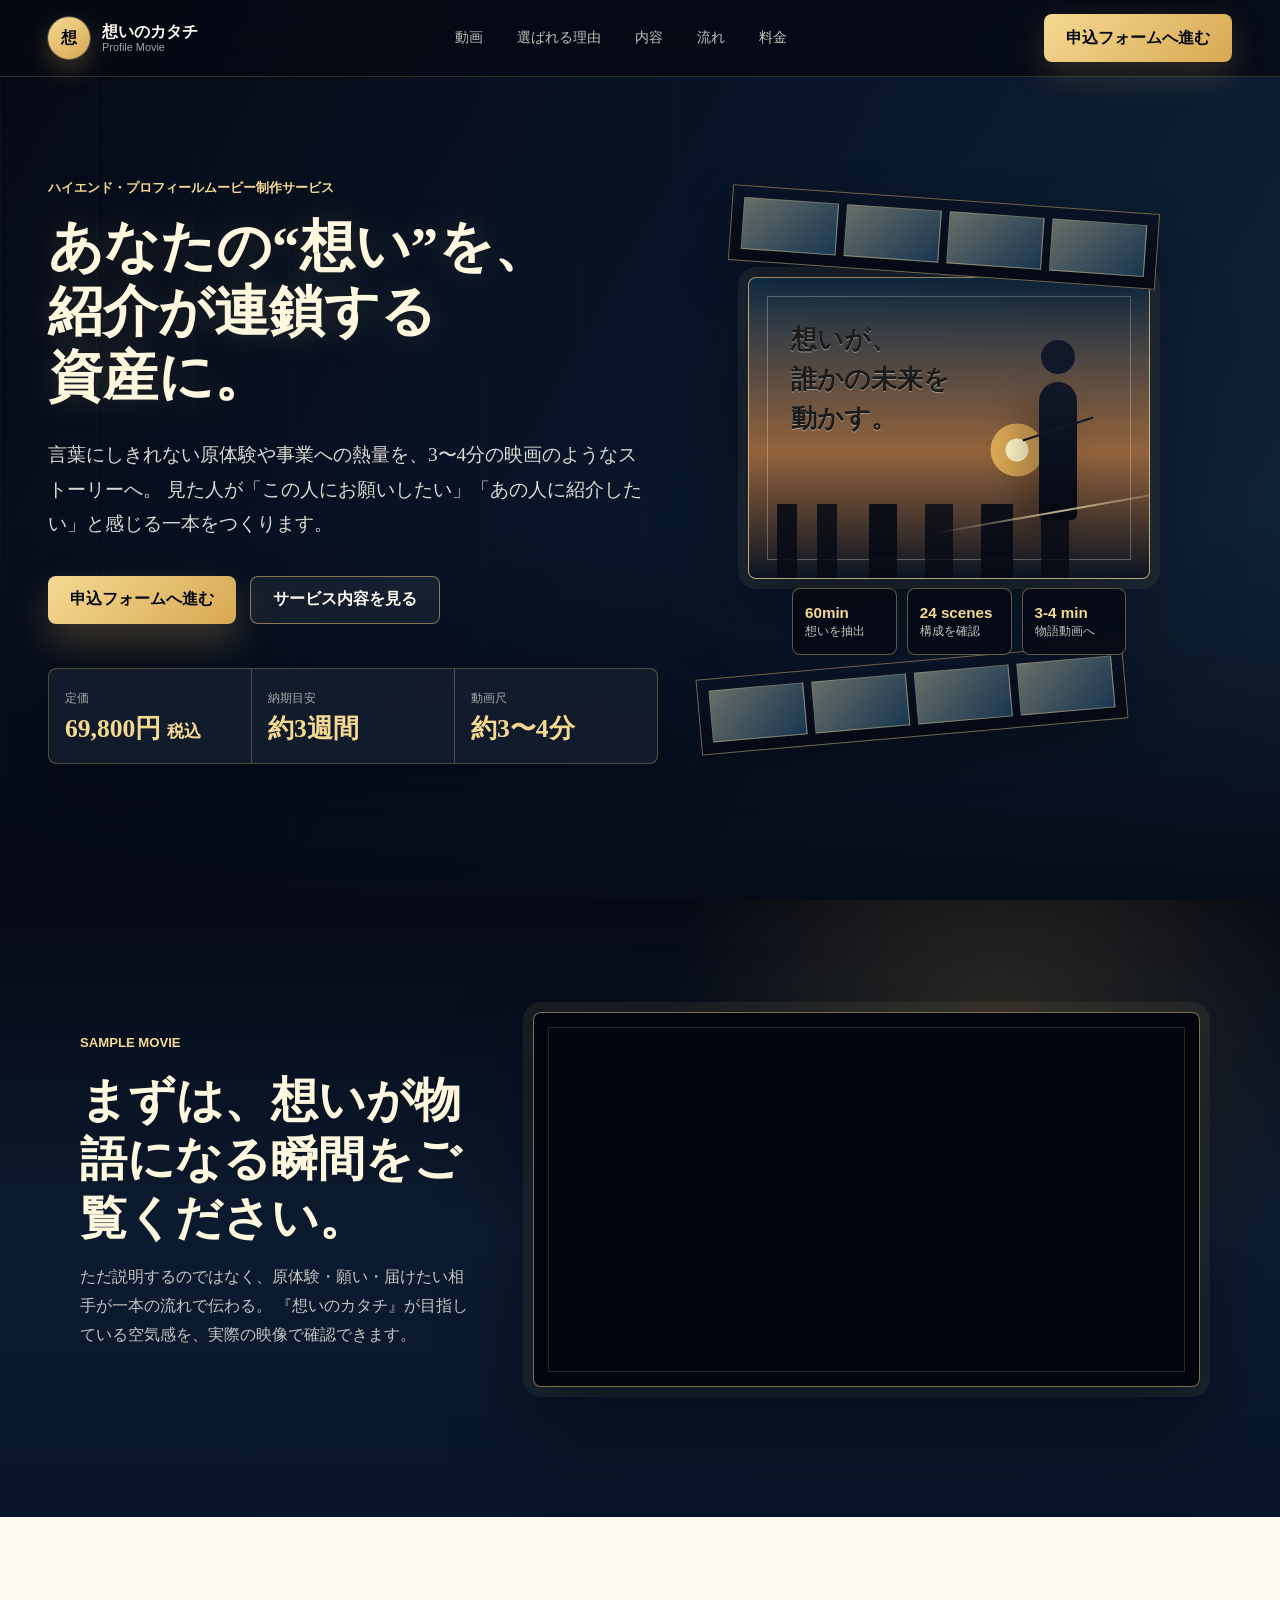
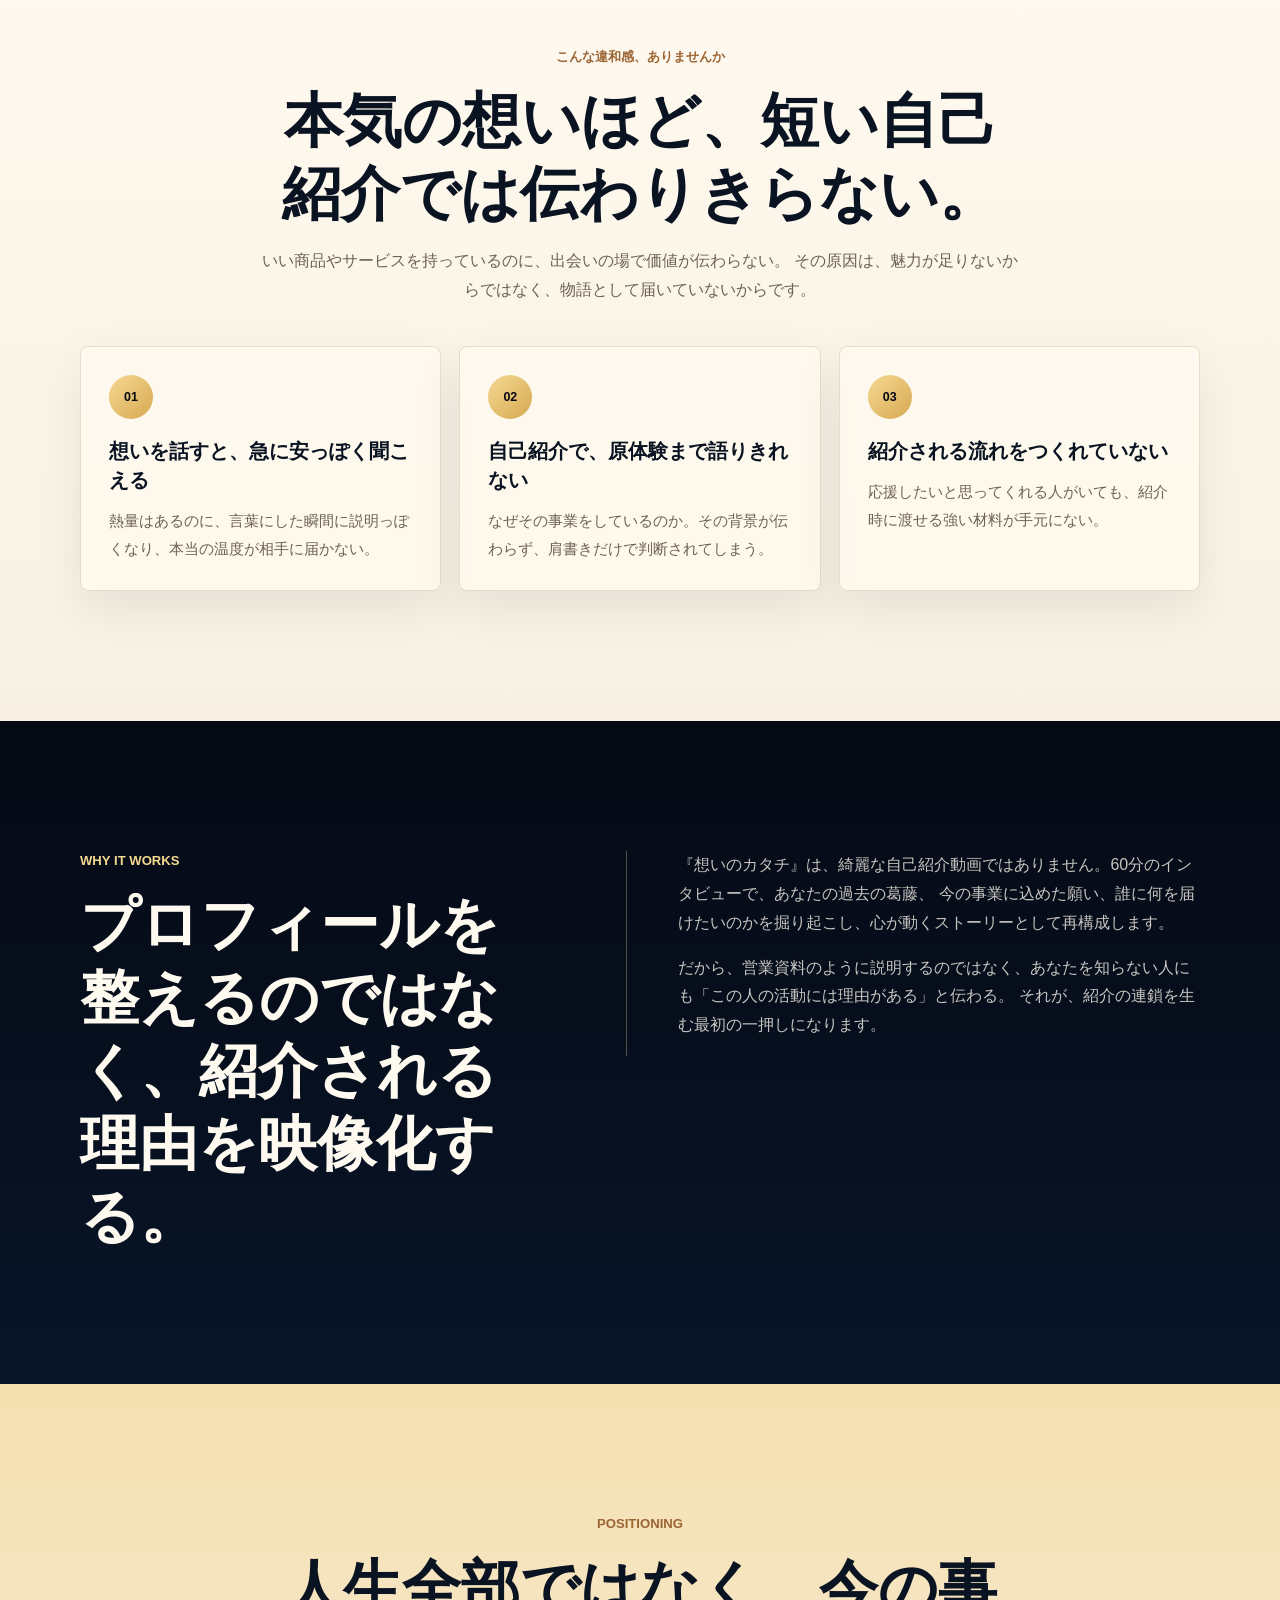
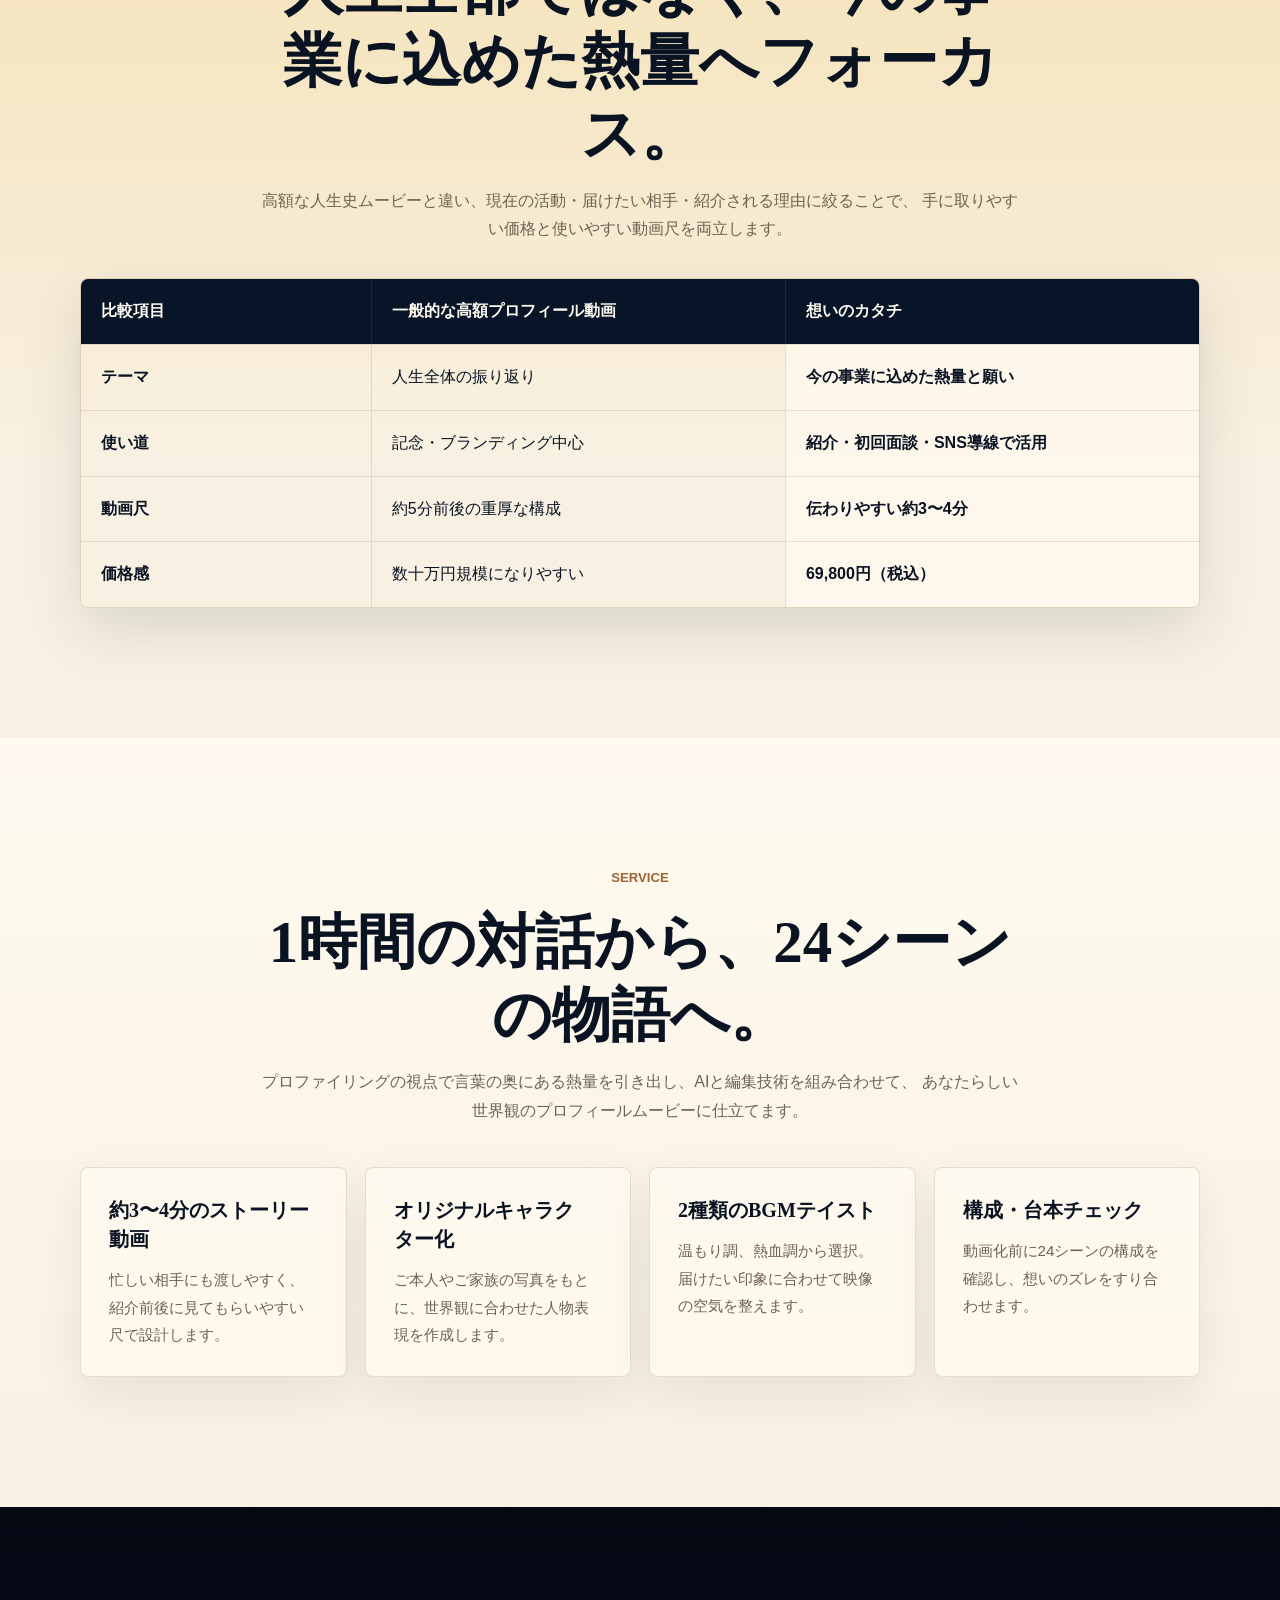
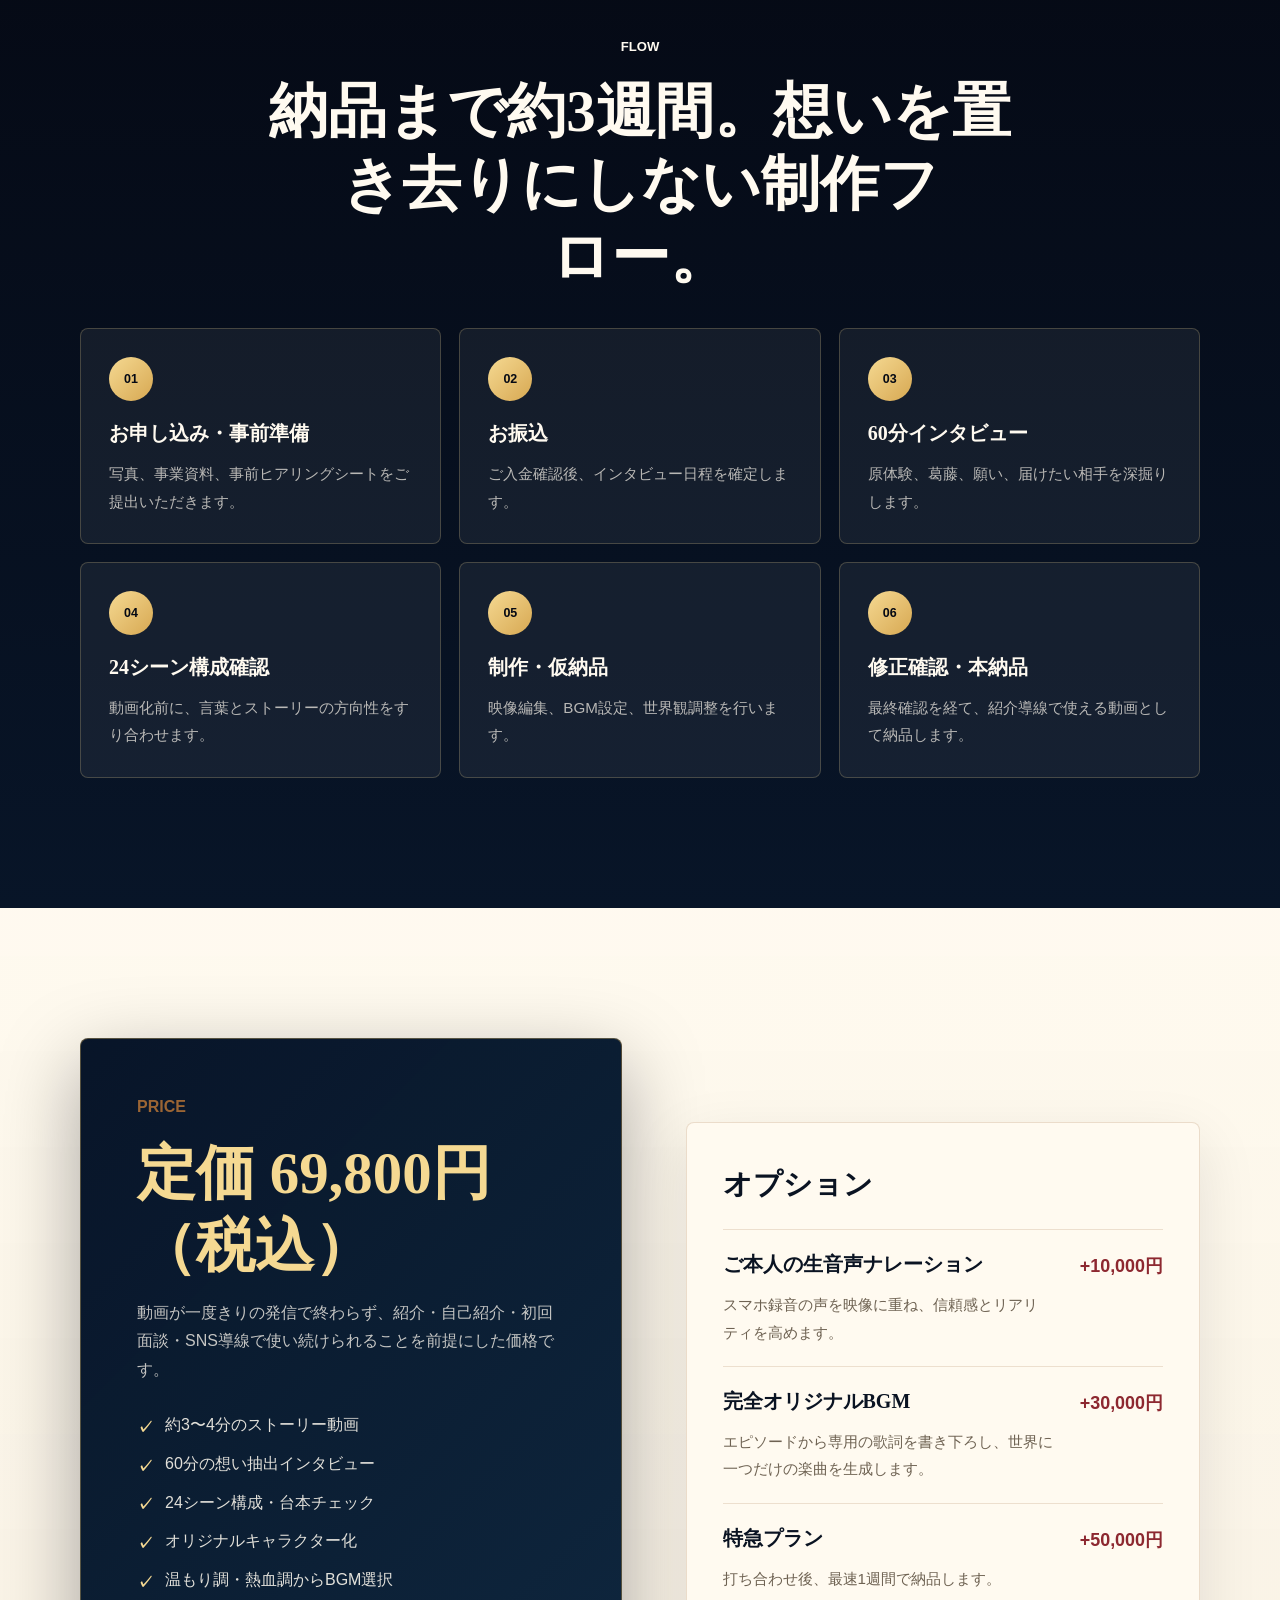
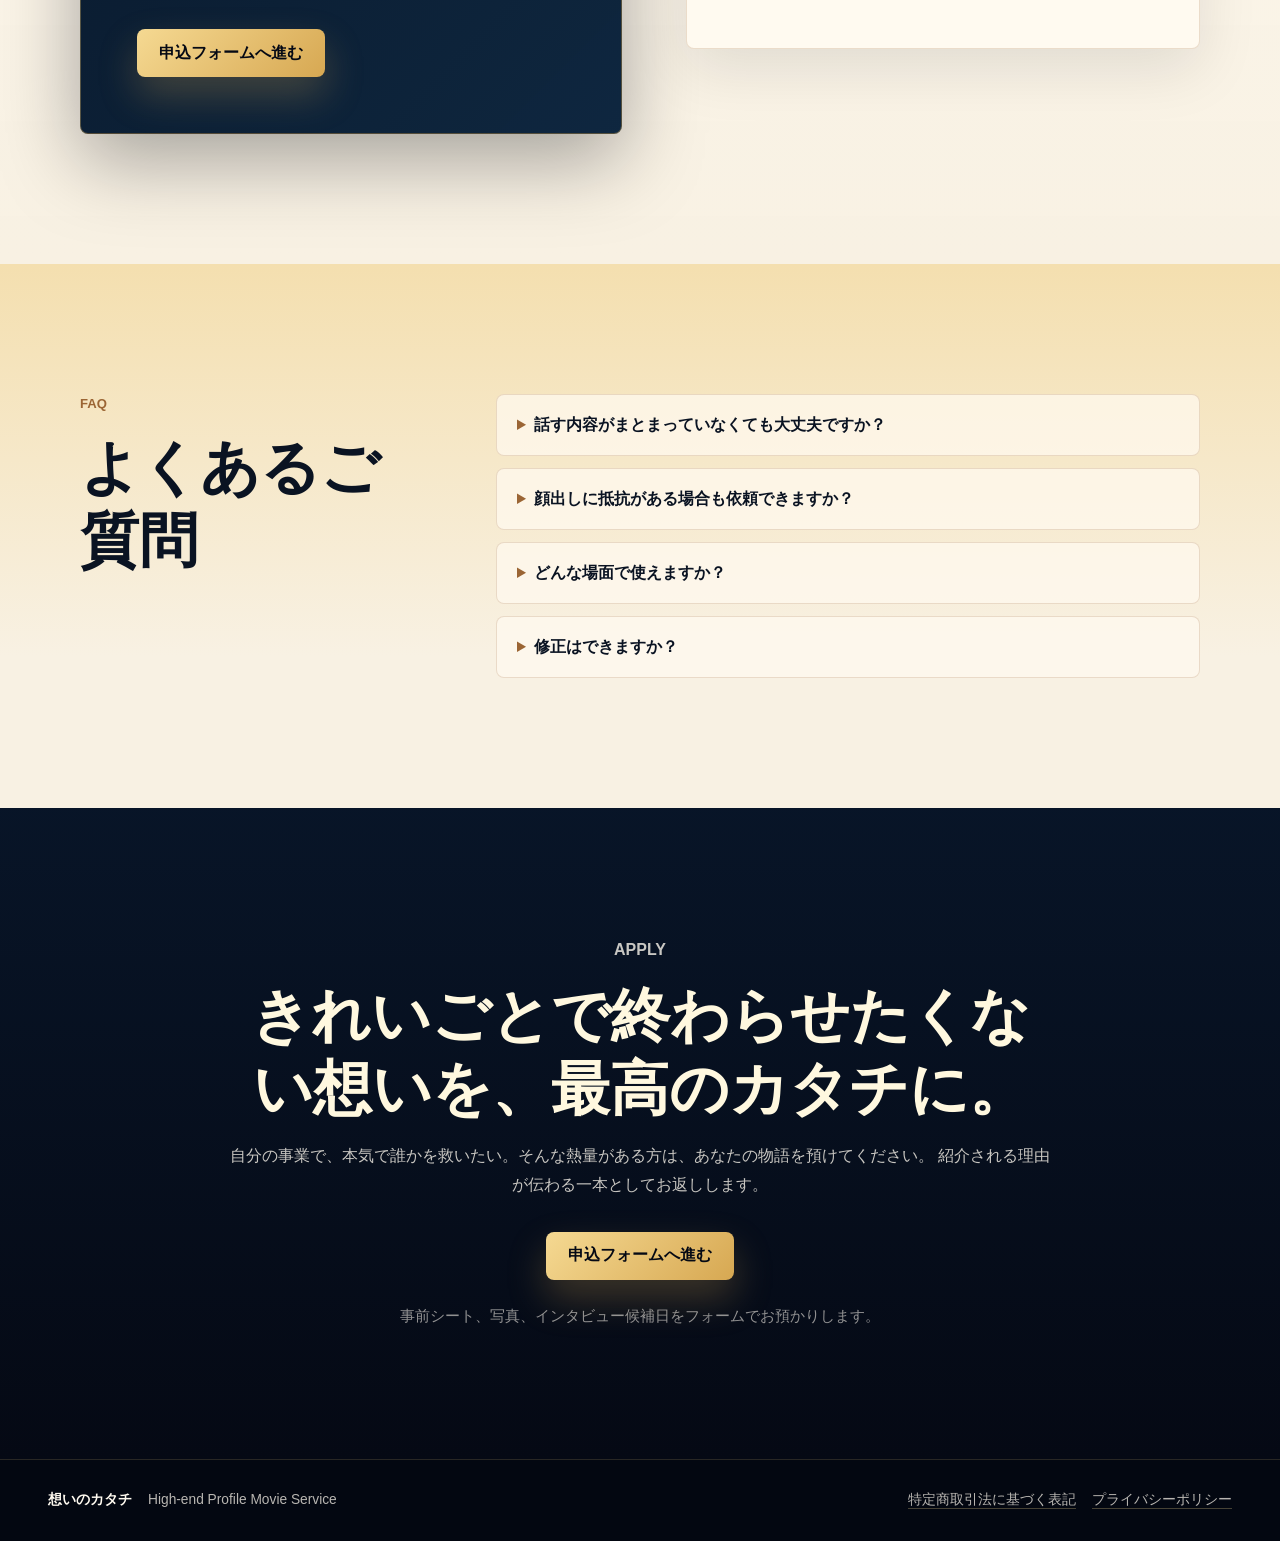
<file: index.html>
<!doctype html>
<html lang="ja">
  <head>
    <meta charset="utf-8">
    <meta name="viewport" content="width=device-width, initial-scale=1">
    <title>想いのカタチ | 紹介が連鎖するプロフィールムービー制作</title>
    <meta
      name="description"
      content="あなたの事業に込めた想いを、紹介が連鎖する3〜4分のプロフィールムービーへ。60分のインタビューで原体験と熱量を引き出し、映画のようなストーリーに仕立てます。"
    >
    <meta property="og:title" content="想いのカタチ | 紹介が連鎖するプロフィールムービー制作">
    <meta
      property="og:description"
      content="言葉にしきれない原体験や熱量を、紹介を生み出す一生モノの営業資産に。"
    >
    <meta property="og:type" content="website">
    <link rel="stylesheet" href="styles.css">
    <script src="script.js" defer></script>
  </head>
  <body>
    <header class="site-header" aria-label="ページ上部">
      <a class="brand" href="#top" aria-label="想いのカタチ トップへ">
        <span class="brand-mark">想</span>
        <span>
          <span class="brand-name">想いのカタチ</span>
          <span class="brand-sub">Profile Movie</span>
        </span>
      </a>
      <nav class="site-nav" aria-label="主要ナビゲーション">
        <a href="#movie">動画</a>
        <a href="#reason">選ばれる理由</a>
        <a href="#service">内容</a>
        <a href="#flow">流れ</a>
        <a href="#price">料金</a>
      </nav>
      <a class="header-cta" href="#apply" data-cta-link>申込フォームへ進む</a>
    </header>

    <main id="top">
      <section class="hero" aria-labelledby="hero-title">
        <div class="hero-overlay"></div>
        <div class="hero-inner">
          <div class="hero-content">
            <p class="eyebrow">ハイエンド・プロフィールムービー制作サービス</p>
            <h1 id="hero-title">
              <span>あなたの“想い”を、</span>
              <span>紹介が連鎖する</span>
              <span>資産に。</span>
            </h1>
            <p class="hero-lead">
              言葉にしきれない原体験や事業への熱量を、3〜4分の映画のようなストーリーへ。
              見た人が「この人にお願いしたい」「あの人に紹介したい」と感じる一本をつくります。
            </p>
            <div class="hero-actions" aria-label="申込導線">
              <a class="button button-primary" href="#apply" data-cta-link>申込フォームへ進む</a>
              <a class="button button-secondary" href="#service">サービス内容を見る</a>
            </div>
            <dl class="hero-facts" aria-label="サービス概要">
              <div>
                <dt>定価</dt>
                <dd>69,800円<span>税込</span></dd>
              </div>
              <div>
                <dt>納期目安</dt>
                <dd>約3週間</dd>
              </div>
              <div>
                <dt>動画尺</dt>
                <dd>約3〜4分</dd>
              </div>
            </dl>
          </div>

          <div class="hero-visual" aria-hidden="true">
            <div class="film-strip film-strip-top">
              <span></span>
              <span></span>
              <span></span>
              <span></span>
            </div>
            <div class="story-screen">
              <div class="screen-sun"></div>
              <div class="screen-copy">想いが、<br>誰かの未来を<br>動かす。</div>
              <div class="screen-person"></div>
              <div class="screen-city"></div>
            </div>
            <div class="visual-cards">
              <div>
                <strong>60min</strong>
                <span>想いを抽出</span>
              </div>
              <div>
                <strong>24 scenes</strong>
                <span>構成を確認</span>
              </div>
              <div>
                <strong>3-4 min</strong>
                <span>物語動画へ</span>
              </div>
            </div>
            <div class="film-strip film-strip-bottom">
              <span></span>
              <span></span>
              <span></span>
              <span></span>
            </div>
          </div>
        </div>
      </section>

      <section class="section section-dark video-section" id="movie" aria-labelledby="movie-title">
        <div class="section-inner video-layout">
          <div class="video-copy">
            <p class="eyebrow">Sample Movie</p>
            <h2 id="movie-title">まずは、想いが物語になる瞬間をご覧ください。</h2>
            <p>
              ただ説明するのではなく、原体験・願い・届けたい相手が一本の流れで伝わる。
              『想いのカタチ』が目指している空気感を、実際の映像で確認できます。
            </p>
          </div>
          <div class="video-frame">
            <iframe
              src="https://www.youtube-nocookie.com/embed/C0_Uxqmzl1Q?rel=0&modestbranding=1"
              title="想いのカタチ サンプル動画"
              loading="lazy"
              allow="accelerometer; autoplay; clipboard-write; encrypted-media; gyroscope; picture-in-picture; web-share"
              referrerpolicy="strict-origin-when-cross-origin"
              allowfullscreen
            ></iframe>
          </div>
        </div>
      </section>

      <section class="section section-ivory" aria-labelledby="problem-title">
        <div class="section-inner">
          <div class="section-heading">
            <p class="eyebrow dark">こんな違和感、ありませんか</p>
            <h2 id="problem-title">本気の想いほど、短い自己紹介では伝わりきらない。</h2>
            <p>
              いい商品やサービスを持っているのに、出会いの場で価値が伝わらない。
              その原因は、魅力が足りないからではなく、物語として届いていないからです。
            </p>
          </div>
          <div class="problem-grid">
            <article class="problem-card">
              <span class="card-icon" aria-hidden="true">01</span>
              <h3>想いを話すと、急に安っぽく聞こえる</h3>
              <p>熱量はあるのに、言葉にした瞬間に説明っぽくなり、本当の温度が相手に届かない。</p>
            </article>
            <article class="problem-card">
              <span class="card-icon" aria-hidden="true">02</span>
              <h3>自己紹介で、原体験まで語りきれない</h3>
              <p>なぜその事業をしているのか。その背景が伝わらず、肩書きだけで判断されてしまう。</p>
            </article>
            <article class="problem-card">
              <span class="card-icon" aria-hidden="true">03</span>
              <h3>紹介される流れをつくれていない</h3>
              <p>応援したいと思ってくれる人がいても、紹介時に渡せる強い材料が手元にない。</p>
            </article>
          </div>
        </div>
      </section>

      <section class="section section-dark" id="reason" aria-labelledby="reason-title">
        <div class="section-inner split">
          <div>
            <p class="eyebrow">Why it works</p>
            <h2 id="reason-title">プロフィールを整えるのではなく、紹介される理由を映像化する。</h2>
          </div>
          <div class="rich-copy">
            <p>
              『想いのカタチ』は、綺麗な自己紹介動画ではありません。60分のインタビューで、あなたの過去の葛藤、
              今の事業に込めた願い、誰に何を届けたいのかを掘り起こし、心が動くストーリーとして再構成します。
            </p>
            <p>
              だから、営業資料のように説明するのではなく、あなたを知らない人にも「この人の活動には理由がある」と伝わる。
              それが、紹介の連鎖を生む最初の一押しになります。
            </p>
          </div>
        </div>
      </section>

      <section class="section section-gold" aria-labelledby="difference-title">
        <div class="section-inner">
          <div class="section-heading compact">
            <p class="eyebrow dark">Positioning</p>
            <h2 id="difference-title">人生全部ではなく、今の事業に込めた熱量へフォーカス。</h2>
            <p>
              高額な人生史ムービーと違い、現在の活動・届けたい相手・紹介される理由に絞ることで、
              手に取りやすい価格と使いやすい動画尺を両立します。
            </p>
          </div>
          <div class="compare" role="table" aria-label="他サービスとの違い">
            <div class="compare-row compare-head" role="row">
              <div role="columnheader">比較項目</div>
              <div role="columnheader">一般的な高額プロフィール動画</div>
              <div role="columnheader">想いのカタチ</div>
            </div>
            <div class="compare-row" role="row">
              <div role="cell">テーマ</div>
              <div role="cell">人生全体の振り返り</div>
              <div role="cell">今の事業に込めた熱量と願い</div>
            </div>
            <div class="compare-row" role="row">
              <div role="cell">使い道</div>
              <div role="cell">記念・ブランディング中心</div>
              <div role="cell">紹介・初回面談・SNS導線で活用</div>
            </div>
            <div class="compare-row" role="row">
              <div role="cell">動画尺</div>
              <div role="cell">約5分前後の重厚な構成</div>
              <div role="cell">伝わりやすい約3〜4分</div>
            </div>
            <div class="compare-row" role="row">
              <div role="cell">価格感</div>
              <div role="cell">数十万円規模になりやすい</div>
              <div role="cell">69,800円（税込）</div>
            </div>
          </div>
        </div>
      </section>

      <section class="section section-ivory" id="service" aria-labelledby="service-title">
        <div class="section-inner">
          <div class="section-heading">
            <p class="eyebrow dark">Service</p>
            <h2 id="service-title">1時間の対話から、24シーンの物語へ。</h2>
            <p>
              プロファイリングの視点で言葉の奥にある熱量を引き出し、AIと編集技術を組み合わせて、
              あなたらしい世界観のプロフィールムービーに仕立てます。
            </p>
          </div>
          <div class="feature-grid">
            <article class="feature-card">
              <h3>約3〜4分のストーリー動画</h3>
              <p>忙しい相手にも渡しやすく、紹介前後に見てもらいやすい尺で設計します。</p>
            </article>
            <article class="feature-card">
              <h3>オリジナルキャラクター化</h3>
              <p>ご本人やご家族の写真をもとに、世界観に合わせた人物表現を作成します。</p>
            </article>
            <article class="feature-card">
              <h3>2種類のBGMテイスト</h3>
              <p>温もり調、熱血調から選択。届けたい印象に合わせて映像の空気を整えます。</p>
            </article>
            <article class="feature-card">
              <h3>構成・台本チェック</h3>
              <p>動画化前に24シーンの構成を確認し、想いのズレをすり合わせます。</p>
            </article>
          </div>
        </div>
      </section>

      <section class="section section-dark" id="flow" aria-labelledby="flow-title">
        <div class="section-inner">
          <div class="section-heading compact light">
            <p class="eyebrow">Flow</p>
            <h2 id="flow-title">納品まで約3週間。想いを置き去りにしない制作フロー。</h2>
          </div>
          <ol class="flow-list">
            <li>
              <span>01</span>
              <h3>お申し込み・事前準備</h3>
              <p>写真、事業資料、事前ヒアリングシートをご提出いただきます。</p>
            </li>
            <li>
              <span>02</span>
              <h3>お振込</h3>
              <p>ご入金確認後、インタビュー日程を確定します。</p>
            </li>
            <li>
              <span>03</span>
              <h3>60分インタビュー</h3>
              <p>原体験、葛藤、願い、届けたい相手を深掘りします。</p>
            </li>
            <li>
              <span>04</span>
              <h3>24シーン構成確認</h3>
              <p>動画化前に、言葉とストーリーの方向性をすり合わせます。</p>
            </li>
            <li>
              <span>05</span>
              <h3>制作・仮納品</h3>
              <p>映像編集、BGM設定、世界観調整を行います。</p>
            </li>
            <li>
              <span>06</span>
              <h3>修正確認・本納品</h3>
              <p>最終確認を経て、紹介導線で使える動画として納品します。</p>
            </li>
          </ol>
        </div>
      </section>

      <section class="section section-ivory price-section" id="price" aria-labelledby="price-title">
        <div class="section-inner price-layout">
          <div class="price-main">
            <p class="eyebrow dark">Price</p>
            <h2 id="price-title">定価 69,800円（税込）</h2>
            <p>
              動画が一度きりの発信で終わらず、紹介・自己紹介・初回面談・SNS導線で使い続けられることを前提にした価格です。
            </p>
            <ul class="check-list">
              <li>約3〜4分のストーリー動画</li>
              <li>60分の想い抽出インタビュー</li>
              <li>24シーン構成・台本チェック</li>
              <li>オリジナルキャラクター化</li>
              <li>温もり調・熱血調からBGM選択</li>
            </ul>
            <a class="button button-primary dark-button" href="#apply" data-cta-link>申込フォームへ進む</a>
          </div>
          <aside class="option-panel" aria-labelledby="option-title">
            <h3 id="option-title">オプション</h3>
            <div class="option-item">
              <div>
                <h4>ご本人の生音声ナレーション</h4>
                <p>スマホ録音の声を映像に重ね、信頼感とリアリティを高めます。</p>
              </div>
              <strong>+10,000円</strong>
            </div>
            <div class="option-item">
              <div>
                <h4>完全オリジナルBGM</h4>
                <p>エピソードから専用の歌詞を書き下ろし、世界に一つだけの楽曲を生成します。</p>
              </div>
              <strong>+30,000円</strong>
            </div>
            <div class="option-item">
              <div>
                <h4>特急プラン</h4>
                <p>打ち合わせ後、最速1週間で納品します。</p>
              </div>
              <strong>+50,000円</strong>
            </div>
          </aside>
        </div>
      </section>

      <section class="section section-gold" aria-labelledby="faq-title">
        <div class="section-inner faq-layout">
          <div>
            <p class="eyebrow dark">FAQ</p>
            <h2 id="faq-title">よくあるご質問</h2>
          </div>
          <div class="faq-list">
            <details>
              <summary>話す内容がまとまっていなくても大丈夫ですか？</summary>
              <p>大丈夫です。事前シートと60分インタビューで、言葉になっていない想いを一緒に整理します。</p>
            </details>
            <details>
              <summary>顔出しに抵抗がある場合も依頼できますか？</summary>
              <p>可能です。お写真をもとにしたキャラクター表現を使うため、実写出演に抵抗がある方にも向いています。</p>
            </details>
            <details>
              <summary>どんな場面で使えますか？</summary>
              <p>紹介前の共有、SNSプロフィール、初回面談前の事前資料、セミナー登壇時の自己紹介などに活用できます。</p>
            </details>
            <details>
              <summary>修正はできますか？</summary>
              <p>仮納品後に確認いただき、想いのズレや表現の違和感を調整してから本納品します。</p>
            </details>
          </div>
        </div>
      </section>

      <section class="section apply-section" id="apply" aria-labelledby="apply-title">
        <div class="section-inner apply-inner">
          <p class="eyebrow">Apply</p>
          <h2 id="apply-title">きれいごとで終わらせたくない想いを、最高のカタチに。</h2>
          <p>
            自分の事業で、本気で誰かを救いたい。そんな熱量がある方は、あなたの物語を預けてください。
            紹介される理由が伝わる一本としてお返しします。
          </p>
          <div class="apply-actions">
            <a class="button button-primary" href="#apply" data-cta-link>申込フォームへ進む</a>
            <p>事前シート、写真、インタビュー候補日をフォームでお預かりします。</p>
          </div>
        </div>
      </section>
    </main>

    <footer class="site-footer">
      <div>
        <strong>想いのカタチ</strong>
        <span>High-end Profile Movie Service</span>
      </div>
      <nav aria-label="フッターナビゲーション">
        <a href="legal.html">特定商取引法に基づく表記</a>
        <a href="privacy.html">プライバシーポリシー</a>
      </nav>
    </footer>
  </body>
</html>
</file>
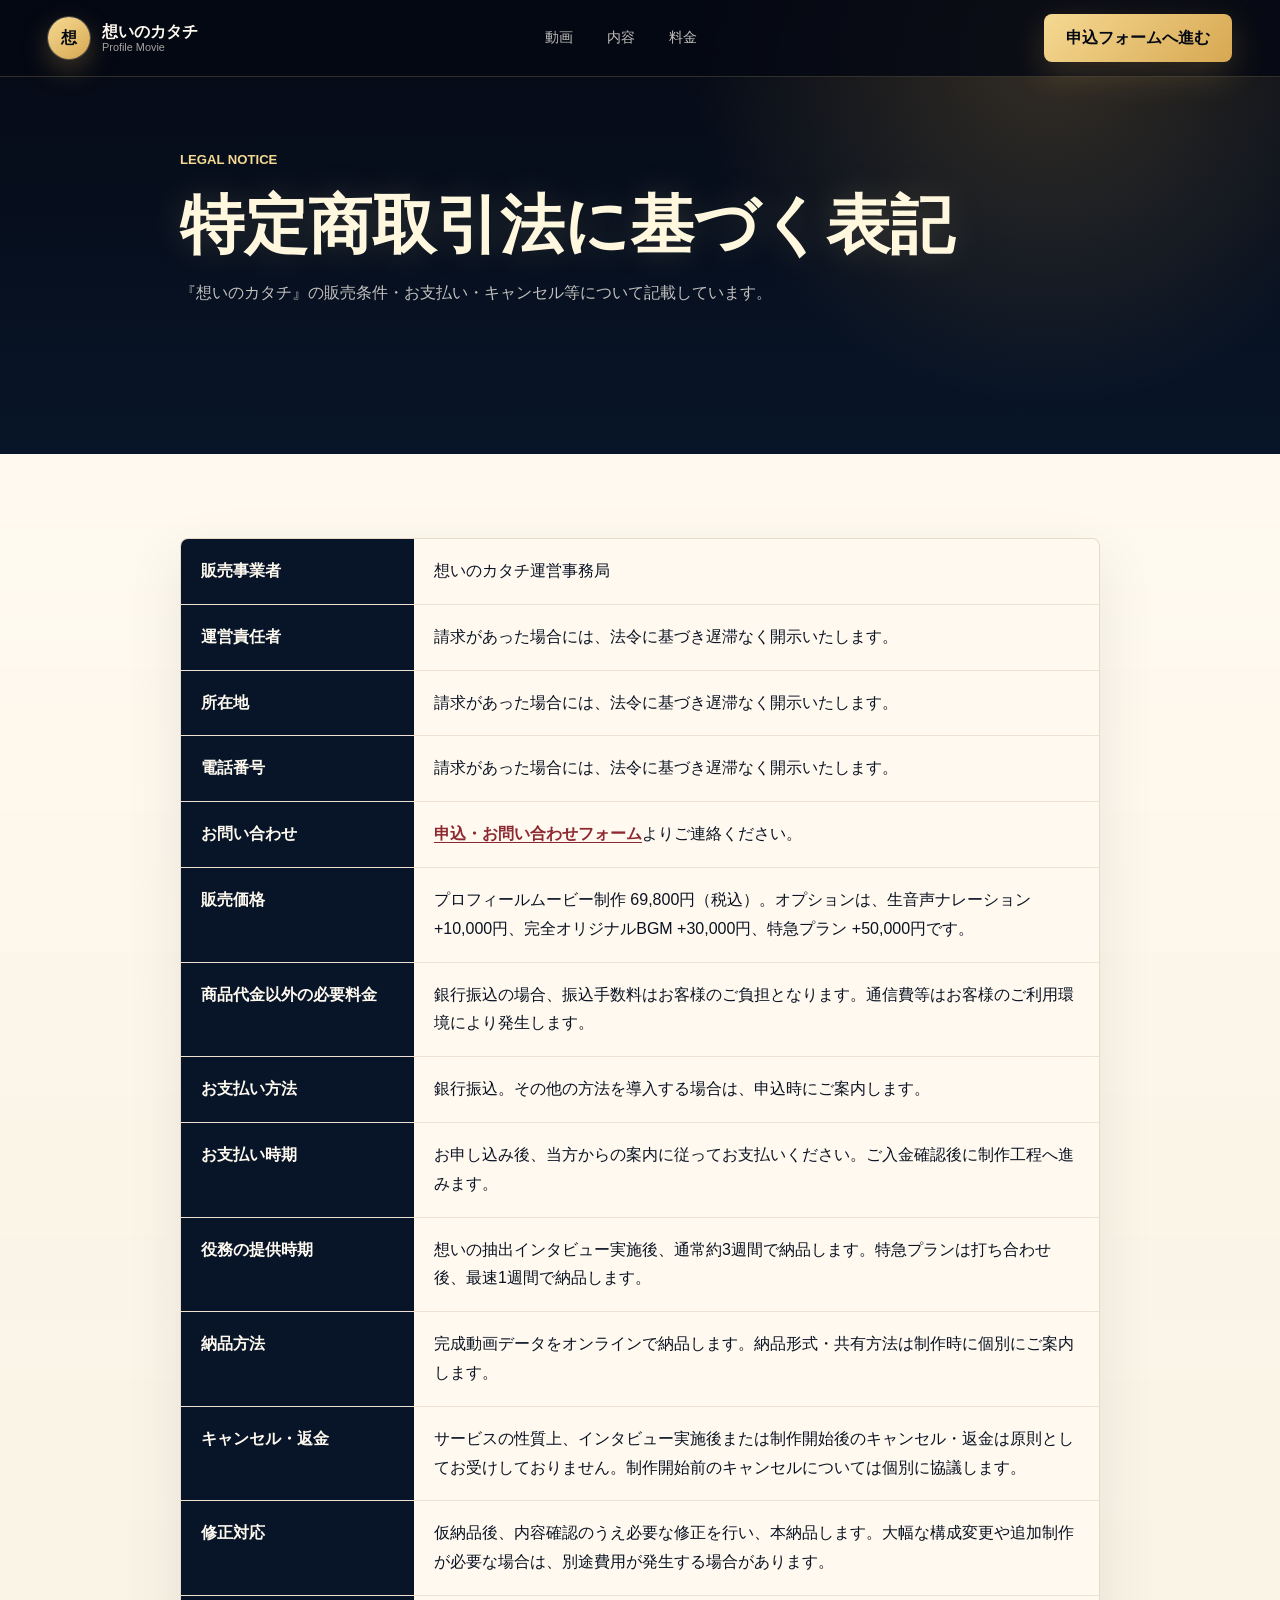
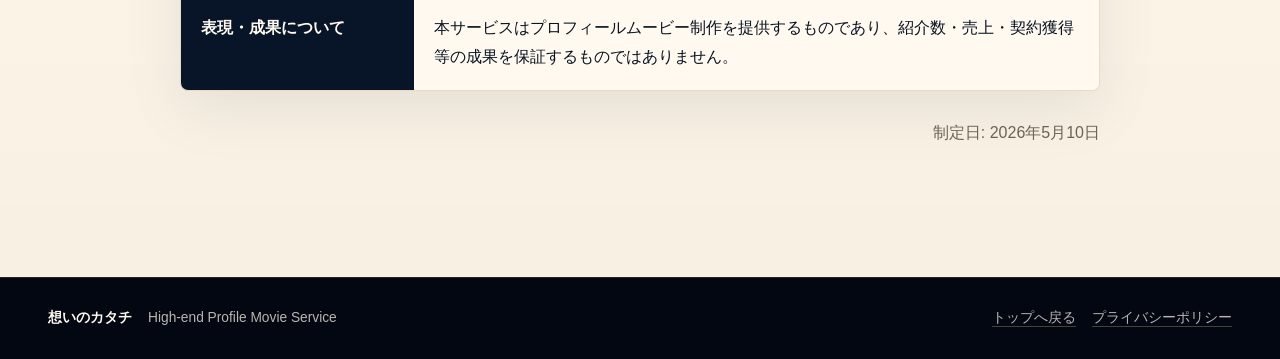
<file: legal.html>
<!doctype html>
<html lang="ja">
  <head>
    <meta charset="utf-8">
    <meta name="viewport" content="width=device-width, initial-scale=1">
    <title>特定商取引法に基づく表記 | 想いのカタチ</title>
    <meta name="description" content="想いのカタチの特定商取引法に基づく表記です。">
    <link rel="stylesheet" href="styles.css">
  </head>
  <body>
    <header class="site-header" aria-label="ページ上部">
      <a class="brand" href="index.html" aria-label="想いのカタチ トップへ">
        <span class="brand-mark">想</span>
        <span>
          <span class="brand-name">想いのカタチ</span>
          <span class="brand-sub">Profile Movie</span>
        </span>
      </a>
      <nav class="site-nav" aria-label="主要ナビゲーション">
        <a href="index.html#movie">動画</a>
        <a href="index.html#service">内容</a>
        <a href="index.html#price">料金</a>
      </nav>
      <a class="header-cta" href="https://forms.gle/q43JifaEsiEx31nY8" target="_blank" rel="noopener">申込フォームへ進む</a>
    </header>

    <main class="legal-page">
      <section class="section legal-hero">
        <div class="section-inner legal-container">
          <p class="eyebrow">Legal Notice</p>
          <h1>特定商取引法に基づく表記</h1>
          <p>『想いのカタチ』の販売条件・お支払い・キャンセル等について記載しています。</p>
        </div>
      </section>

      <section class="section section-ivory legal-body">
        <div class="section-inner legal-container">
          <dl class="legal-table">
            <div>
              <dt>販売事業者</dt>
              <dd>想いのカタチ運営事務局</dd>
            </div>
            <div>
              <dt>運営責任者</dt>
              <dd>請求があった場合には、法令に基づき遅滞なく開示いたします。</dd>
            </div>
            <div>
              <dt>所在地</dt>
              <dd>請求があった場合には、法令に基づき遅滞なく開示いたします。</dd>
            </div>
            <div>
              <dt>電話番号</dt>
              <dd>請求があった場合には、法令に基づき遅滞なく開示いたします。</dd>
            </div>
            <div>
              <dt>お問い合わせ</dt>
              <dd><a href="https://forms.gle/q43JifaEsiEx31nY8" target="_blank" rel="noopener">申込・お問い合わせフォーム</a>よりご連絡ください。</dd>
            </div>
            <div>
              <dt>販売価格</dt>
              <dd>プロフィールムービー制作 69,800円（税込）。オプションは、生音声ナレーション +10,000円、完全オリジナルBGM +30,000円、特急プラン +50,000円です。</dd>
            </div>
            <div>
              <dt>商品代金以外の必要料金</dt>
              <dd>銀行振込の場合、振込手数料はお客様のご負担となります。通信費等はお客様のご利用環境により発生します。</dd>
            </div>
            <div>
              <dt>お支払い方法</dt>
              <dd>銀行振込。その他の方法を導入する場合は、申込時にご案内します。</dd>
            </div>
            <div>
              <dt>お支払い時期</dt>
              <dd>お申し込み後、当方からの案内に従ってお支払いください。ご入金確認後に制作工程へ進みます。</dd>
            </div>
            <div>
              <dt>役務の提供時期</dt>
              <dd>想いの抽出インタビュー実施後、通常約3週間で納品します。特急プランは打ち合わせ後、最速1週間で納品します。</dd>
            </div>
            <div>
              <dt>納品方法</dt>
              <dd>完成動画データをオンラインで納品します。納品形式・共有方法は制作時に個別にご案内します。</dd>
            </div>
            <div>
              <dt>キャンセル・返金</dt>
              <dd>サービスの性質上、インタビュー実施後または制作開始後のキャンセル・返金は原則としてお受けしておりません。制作開始前のキャンセルについては個別に協議します。</dd>
            </div>
            <div>
              <dt>修正対応</dt>
              <dd>仮納品後、内容確認のうえ必要な修正を行い、本納品します。大幅な構成変更や追加制作が必要な場合は、別途費用が発生する場合があります。</dd>
            </div>
            <div>
              <dt>表現・成果について</dt>
              <dd>本サービスはプロフィールムービー制作を提供するものであり、紹介数・売上・契約獲得等の成果を保証するものではありません。</dd>
            </div>
          </dl>
          <p class="legal-note">制定日: 2026年5月10日</p>
        </div>
      </section>
    </main>

    <footer class="site-footer">
      <div>
        <strong>想いのカタチ</strong>
        <span>High-end Profile Movie Service</span>
      </div>
      <nav aria-label="フッターナビゲーション">
        <a href="index.html">トップへ戻る</a>
        <a href="privacy.html">プライバシーポリシー</a>
      </nav>
    </footer>
  </body>
</html>
</file>
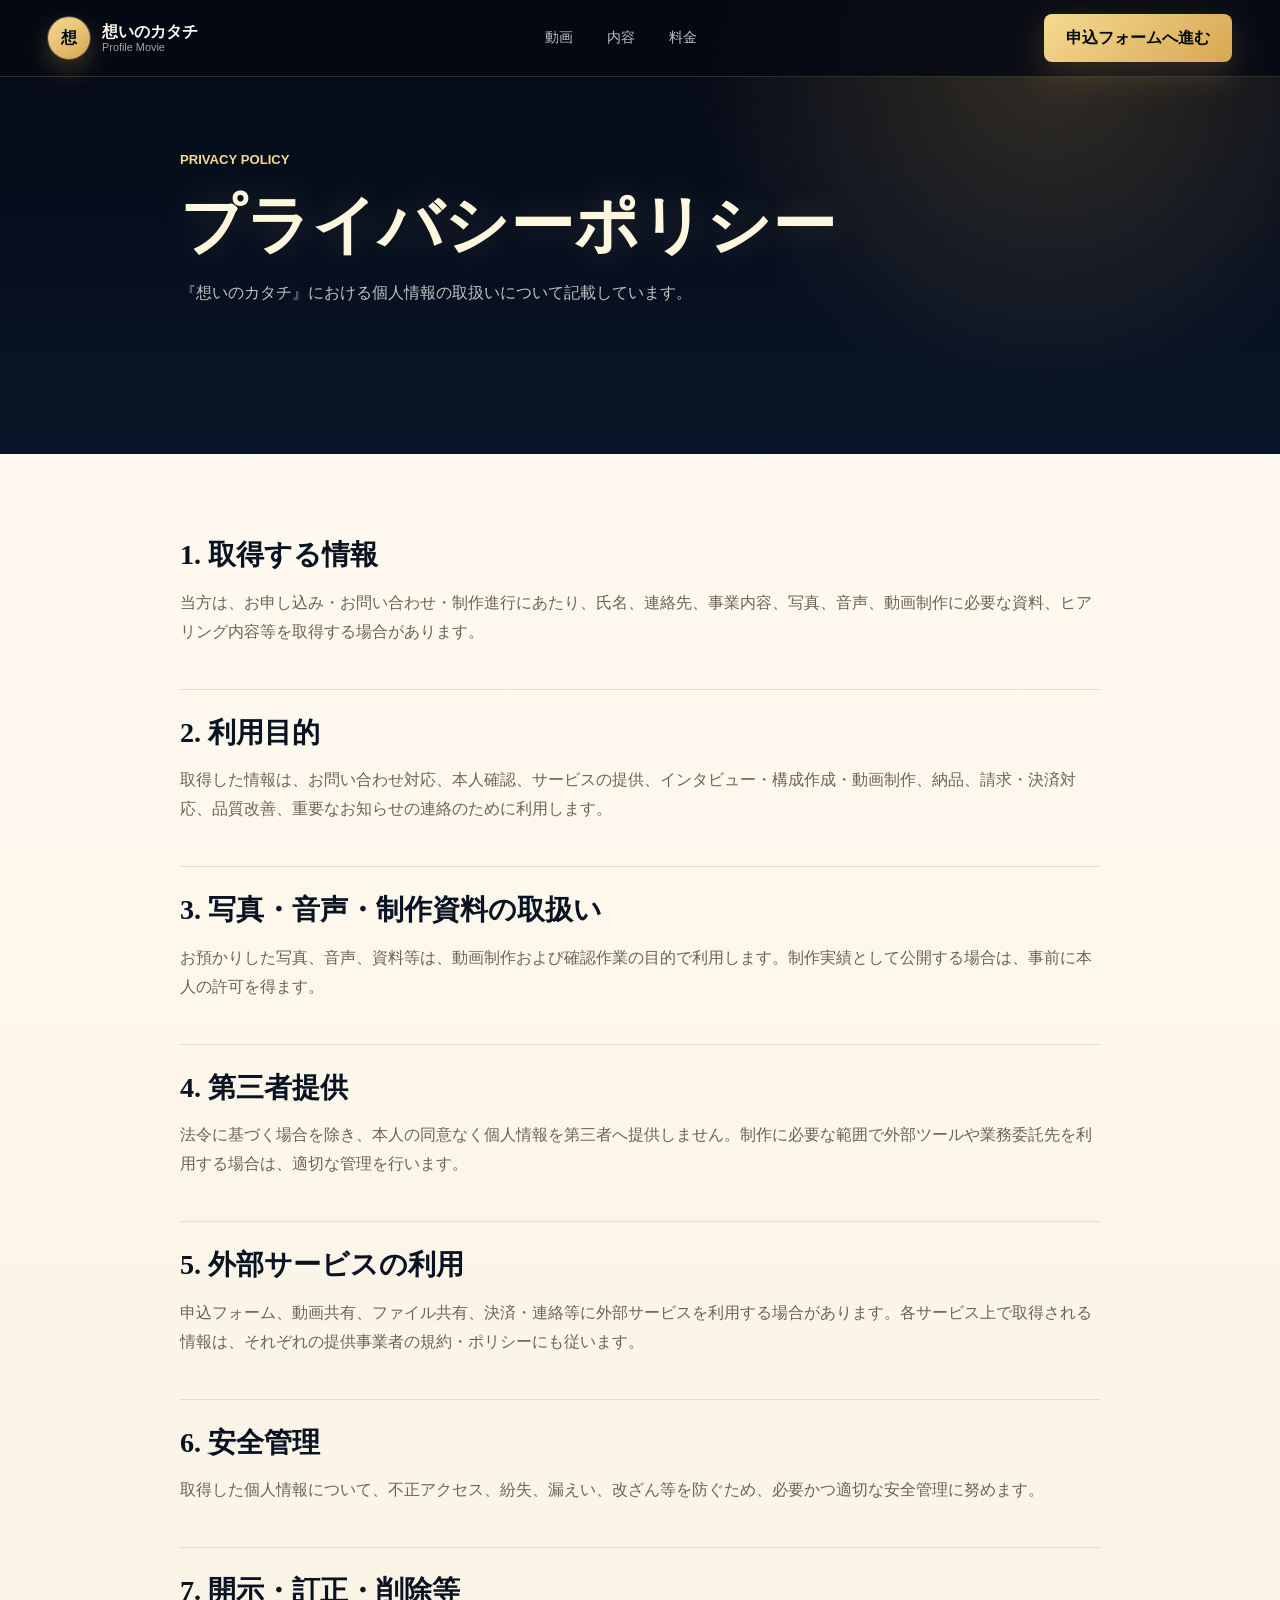
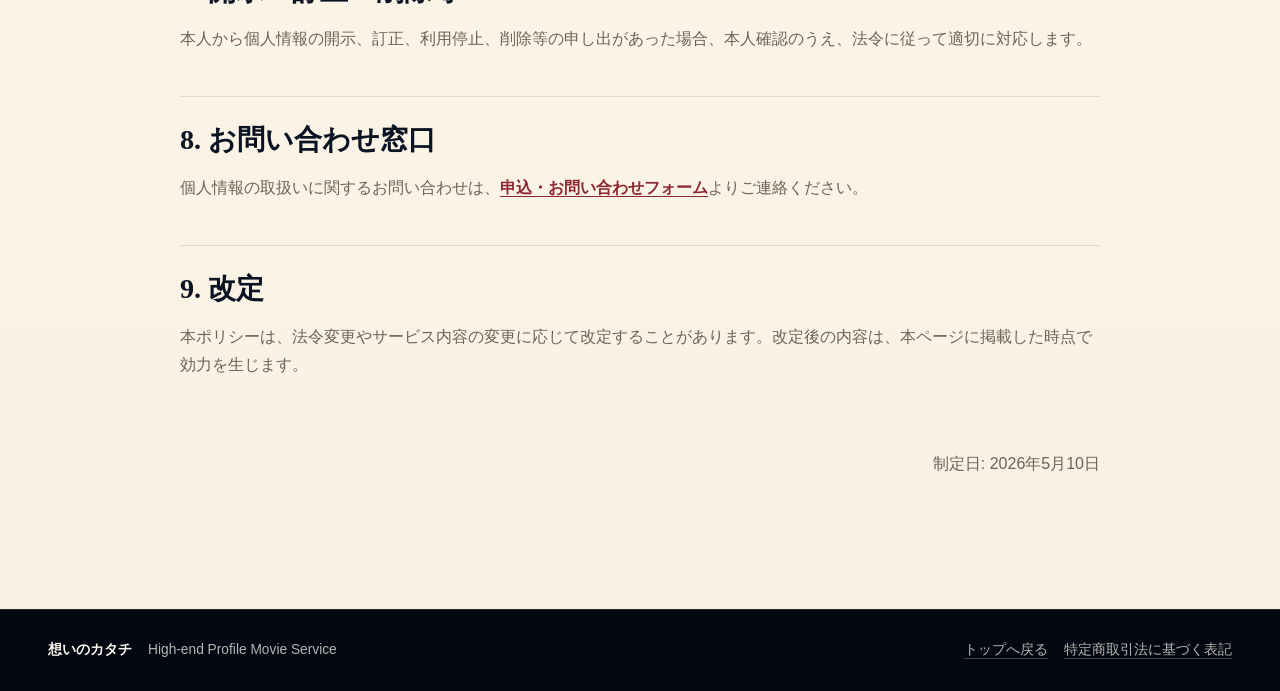
<file: privacy.html>
<!doctype html>
<html lang="ja">
  <head>
    <meta charset="utf-8">
    <meta name="viewport" content="width=device-width, initial-scale=1">
    <title>プライバシーポリシー | 想いのカタチ</title>
    <meta name="description" content="想いのカタチのプライバシーポリシーです。">
    <link rel="stylesheet" href="styles.css">
  </head>
  <body>
    <header class="site-header" aria-label="ページ上部">
      <a class="brand" href="index.html" aria-label="想いのカタチ トップへ">
        <span class="brand-mark">想</span>
        <span>
          <span class="brand-name">想いのカタチ</span>
          <span class="brand-sub">Profile Movie</span>
        </span>
      </a>
      <nav class="site-nav" aria-label="主要ナビゲーション">
        <a href="index.html#movie">動画</a>
        <a href="index.html#service">内容</a>
        <a href="index.html#price">料金</a>
      </nav>
      <a class="header-cta" href="https://forms.gle/q43JifaEsiEx31nY8" target="_blank" rel="noopener">申込フォームへ進む</a>
    </header>

    <main class="legal-page">
      <section class="section legal-hero">
        <div class="section-inner legal-container">
          <p class="eyebrow">Privacy Policy</p>
          <h1>プライバシーポリシー</h1>
          <p>『想いのカタチ』における個人情報の取扱いについて記載しています。</p>
        </div>
      </section>

      <section class="section section-ivory legal-body">
        <div class="section-inner legal-container">
          <article class="policy-block">
            <h2>1. 取得する情報</h2>
            <p>当方は、お申し込み・お問い合わせ・制作進行にあたり、氏名、連絡先、事業内容、写真、音声、動画制作に必要な資料、ヒアリング内容等を取得する場合があります。</p>
          </article>
          <article class="policy-block">
            <h2>2. 利用目的</h2>
            <p>取得した情報は、お問い合わせ対応、本人確認、サービスの提供、インタビュー・構成作成・動画制作、納品、請求・決済対応、品質改善、重要なお知らせの連絡のために利用します。</p>
          </article>
          <article class="policy-block">
            <h2>3. 写真・音声・制作資料の取扱い</h2>
            <p>お預かりした写真、音声、資料等は、動画制作および確認作業の目的で利用します。制作実績として公開する場合は、事前に本人の許可を得ます。</p>
          </article>
          <article class="policy-block">
            <h2>4. 第三者提供</h2>
            <p>法令に基づく場合を除き、本人の同意なく個人情報を第三者へ提供しません。制作に必要な範囲で外部ツールや業務委託先を利用する場合は、適切な管理を行います。</p>
          </article>
          <article class="policy-block">
            <h2>5. 外部サービスの利用</h2>
            <p>申込フォーム、動画共有、ファイル共有、決済・連絡等に外部サービスを利用する場合があります。各サービス上で取得される情報は、それぞれの提供事業者の規約・ポリシーにも従います。</p>
          </article>
          <article class="policy-block">
            <h2>6. 安全管理</h2>
            <p>取得した個人情報について、不正アクセス、紛失、漏えい、改ざん等を防ぐため、必要かつ適切な安全管理に努めます。</p>
          </article>
          <article class="policy-block">
            <h2>7. 開示・訂正・削除等</h2>
            <p>本人から個人情報の開示、訂正、利用停止、削除等の申し出があった場合、本人確認のうえ、法令に従って適切に対応します。</p>
          </article>
          <article class="policy-block">
            <h2>8. お問い合わせ窓口</h2>
            <p>個人情報の取扱いに関するお問い合わせは、<a href="https://forms.gle/q43JifaEsiEx31nY8" target="_blank" rel="noopener">申込・お問い合わせフォーム</a>よりご連絡ください。</p>
          </article>
          <article class="policy-block">
            <h2>9. 改定</h2>
            <p>本ポリシーは、法令変更やサービス内容の変更に応じて改定することがあります。改定後の内容は、本ページに掲載した時点で効力を生じます。</p>
          </article>
          <p class="legal-note">制定日: 2026年5月10日</p>
        </div>
      </section>
    </main>

    <footer class="site-footer">
      <div>
        <strong>想いのカタチ</strong>
        <span>High-end Profile Movie Service</span>
      </div>
      <nav aria-label="フッターナビゲーション">
        <a href="index.html">トップへ戻る</a>
        <a href="legal.html">特定商取引法に基づく表記</a>
      </nav>
    </footer>
  </body>
</html>
</file>
<file: styles.css>
:root {
  --ink: #0a1322;
  --navy: #081528;
  --navy-2: #0f2740;
  --night: #050914;
  --gold: #d7a852;
  --gold-2: #f5d992;
  --ivory: #f8f1e3;
  --paper: #fffaf0;
  --copper: #9b6534;
  --ruby: #8d2830;
  --muted: #6e6252;
  --line: rgba(215, 168, 82, 0.36);
  --shadow: 0 26px 80px rgba(2, 7, 15, 0.34);
  --radius: 8px;
  --max: 1120px;
}

* {
  box-sizing: border-box;
}

html {
  scroll-behavior: smooth;
}

body {
  margin: 0;
  color: var(--ink);
  background: var(--night);
  font-family:
    "Hiragino Mincho ProN",
    "Yu Mincho",
    "YuMincho",
    "Noto Serif JP",
    serif;
  line-height: 1.8;
}

body::selection {
  color: var(--night);
  background: var(--gold-2);
}

a {
  color: inherit;
  text-decoration: none;
}

img {
  display: block;
  max-width: 100%;
}

.site-header {
  position: fixed;
  z-index: 20;
  top: 0;
  right: 0;
  left: 0;
  display: flex;
  align-items: center;
  justify-content: space-between;
  gap: 24px;
  min-height: 74px;
  padding: 14px clamp(18px, 4vw, 48px);
  color: var(--paper);
  background: rgba(5, 9, 20, 0.84);
  border-bottom: 1px solid rgba(245, 217, 146, 0.18);
  backdrop-filter: blur(16px);
}

.brand {
  display: inline-flex;
  align-items: center;
  gap: 12px;
  min-width: max-content;
}

.brand-mark {
  display: grid;
  place-items: center;
  width: 42px;
  height: 42px;
  color: var(--night);
  font-weight: 800;
  background: linear-gradient(145deg, var(--gold-2), var(--gold));
  border-radius: 50%;
  box-shadow: 0 0 0 1px rgba(255, 255, 255, 0.22), 0 10px 28px rgba(215, 168, 82, 0.3);
}

.brand-name,
.brand-sub {
  display: block;
}

.brand-name {
  font-size: 1rem;
  font-weight: 800;
  line-height: 1.2;
}

.brand-sub {
  color: rgba(255, 250, 240, 0.64);
  font-family:
    "Hiragino Sans",
    "Yu Gothic",
    sans-serif;
  font-size: 0.68rem;
  line-height: 1.2;
}

.site-nav {
  display: flex;
  align-items: center;
  justify-content: center;
  gap: clamp(16px, 3vw, 34px);
  color: rgba(255, 250, 240, 0.76);
  font-family:
    "Hiragino Sans",
    "Yu Gothic",
    sans-serif;
  font-size: 0.9rem;
}

.site-nav a {
  transition: color 160ms ease;
}

.site-nav a:hover,
.site-nav a:focus-visible {
  color: var(--gold-2);
}

.header-cta,
.button {
  display: inline-flex;
  align-items: center;
  justify-content: center;
  min-height: 48px;
  padding: 12px 22px;
  border-radius: var(--radius);
  font-family:
    "Hiragino Sans",
    "Yu Gothic",
    sans-serif;
  font-weight: 800;
  line-height: 1.3;
  transition:
    transform 180ms ease,
    box-shadow 180ms ease,
    border-color 180ms ease,
    background 180ms ease;
}

.header-cta {
  color: var(--night);
  background: linear-gradient(135deg, var(--gold-2), var(--gold));
  box-shadow: 0 12px 34px rgba(215, 168, 82, 0.22);
}

.button:hover,
.button:focus-visible,
.header-cta:hover,
.header-cta:focus-visible {
  transform: translateY(-2px);
}

.hero {
  position: relative;
  display: flex;
  align-items: center;
  min-height: 100svh;
  overflow: hidden;
  padding: 118px clamp(18px, 4vw, 48px) 76px;
  color: var(--paper);
  background:
    linear-gradient(120deg, rgba(5, 9, 20, 1) 0%, rgba(8, 21, 40, 0.97) 48%, rgba(17, 40, 62, 0.9) 100%),
    linear-gradient(180deg, var(--navy) 0%, var(--night) 100%);
}

.hero::after {
  position: absolute;
  right: 0;
  bottom: 0;
  left: 0;
  height: 42%;
  content: "";
  background: linear-gradient(180deg, rgba(5, 9, 20, 0), rgba(5, 9, 20, 0.88));
  pointer-events: none;
}

.hero-overlay {
  position: absolute;
  inset: 0;
  background:
    repeating-linear-gradient(
      90deg,
      rgba(255, 255, 255, 0.025) 0,
      rgba(255, 255, 255, 0.025) 1px,
      transparent 1px,
      transparent 96px
    );
  mask-image: linear-gradient(90deg, black, transparent);
  pointer-events: none;
}

.hero-inner {
  position: relative;
  z-index: 2;
  display: grid;
  grid-template-columns: minmax(610px, 1fr) minmax(380px, 0.84fr);
  gap: clamp(36px, 5vw, 72px);
  align-items: center;
  width: min(1240px, 100%);
  margin: 0 auto;
}

.hero-content {
  position: relative;
  width: 100%;
}

.eyebrow {
  margin: 0 0 18px;
  color: var(--gold-2);
  font-family:
    "Hiragino Sans",
    "Yu Gothic",
    sans-serif;
  font-size: 0.82rem;
  font-weight: 900;
  line-height: 1.5;
  text-transform: uppercase;
}

.eyebrow.dark {
  color: var(--copper);
}

h1,
h2,
h3,
p {
  overflow-wrap: break-word;
  word-break: normal;
  line-break: strict;
}

h1 {
  max-width: 10.2em;
  margin: 0;
  color: #fff8df;
  font-size: clamp(2.95rem, 4.3vw, 4rem);
  font-weight: 800;
  line-height: 1.18;
  text-shadow: 0 0 34px rgba(245, 217, 146, 0.18);
}

h1 span {
  display: block;
}

.hero-lead {
  max-width: 640px;
  margin: 28px 0 0;
  color: rgba(255, 250, 240, 0.86);
  font-size: clamp(1rem, 2vw, 1.2rem);
}

.hero-visual {
  position: relative;
  min-height: 560px;
}

.story-screen {
  position: absolute;
  top: 86px;
  right: 0;
  left: 26px;
  overflow: hidden;
  aspect-ratio: 4 / 3;
  border: 1px solid rgba(245, 217, 146, 0.72);
  border-radius: var(--radius);
  background:
    linear-gradient(180deg, rgba(17, 49, 76, 0.9) 0%, rgba(226, 143, 71, 0.64) 58%, rgba(11, 20, 33, 0.96) 100%),
    var(--navy);
  box-shadow:
    0 34px 86px rgba(0, 0, 0, 0.36),
    0 0 0 10px rgba(245, 217, 146, 0.08);
}

.story-screen::before {
  position: absolute;
  inset: 18px;
  content: "";
  border: 1px solid rgba(255, 250, 240, 0.28);
  pointer-events: none;
}

.story-screen::after {
  position: absolute;
  right: -10%;
  bottom: 22%;
  left: 46%;
  height: 2px;
  content: "";
  background: linear-gradient(90deg, transparent, rgba(255, 242, 184, 0.72), transparent);
  transform: rotate(-10deg);
}

.screen-sun {
  position: absolute;
  right: 88px;
  bottom: 84px;
  width: 88px;
  height: 88px;
  background: radial-gradient(circle, rgba(255, 247, 202, 1) 0 18%, rgba(245, 192, 94, 0.74) 19% 42%, transparent 43%);
}

.screen-copy {
  position: absolute;
  z-index: 2;
  top: 42px;
  left: 42px;
  color: #1b1b1b;
  font-size: clamp(1.45rem, 2vw, 2.05rem);
  font-weight: 800;
  line-height: 1.55;
  text-shadow: 0 1px 0 rgba(255, 250, 240, 0.44);
}

.screen-person {
  position: absolute;
  right: 72px;
  bottom: 58px;
  width: 38px;
  height: 138px;
  background: linear-gradient(180deg, #111827, #050914);
  border-radius: 24px 24px 7px 7px;
  box-shadow: -18px 18px 34px rgba(0, 0, 0, 0.28);
}

.screen-person::before {
  position: absolute;
  top: -42px;
  left: 2px;
  width: 34px;
  height: 34px;
  content: "";
  background: #111827;
  border-radius: 50%;
}

.screen-person::after {
  position: absolute;
  top: 46px;
  left: -18px;
  width: 74px;
  height: 2px;
  content: "";
  background: #111827;
  transform: rotate(-18deg);
}

.screen-city {
  position: absolute;
  right: 0;
  bottom: 0;
  left: 0;
  height: 74px;
  background:
    linear-gradient(90deg, transparent 0 7%, rgba(5, 9, 20, 0.86) 7% 12%, transparent 12% 17%, rgba(5, 9, 20, 0.82) 17% 22%, transparent 22% 30%, rgba(5, 9, 20, 0.9) 30% 37%, transparent 37% 44%, rgba(5, 9, 20, 0.8) 44% 51%, transparent 51% 58%, rgba(5, 9, 20, 0.9) 58% 66%, transparent 66% 73%, rgba(5, 9, 20, 0.82) 73% 80%, transparent 80% 100%);
}

.film-strip {
  position: absolute;
  z-index: 3;
  display: grid;
  grid-template-columns: repeat(4, 1fr);
  gap: 8px;
  width: min(540px, 100%);
  height: 76px;
  padding: 11px;
  border: 1px solid rgba(245, 217, 146, 0.44);
  background:
    linear-gradient(180deg, rgba(8, 21, 40, 0.86), rgba(5, 9, 20, 0.92)),
    var(--night);
  box-shadow: 0 18px 48px rgba(0, 0, 0, 0.28);
}

.film-strip span {
  border: 1px solid rgba(245, 217, 146, 0.34);
  background:
    linear-gradient(135deg, rgba(255, 235, 174, 0.36), rgba(41, 78, 105, 0.4)),
    var(--navy-2);
}

.film-strip-top {
  top: 8px;
  right: -8px;
  transform: rotate(4deg);
}

.film-strip-bottom {
  right: 24px;
  bottom: 14px;
  transform: rotate(-5deg);
}

.visual-cards {
  position: absolute;
  z-index: 4;
  right: 24px;
  bottom: 96px;
  left: 70px;
  display: grid;
  grid-template-columns: repeat(3, minmax(0, 1fr));
  gap: 10px;
}

.visual-cards div {
  padding: 14px 12px;
  background: rgba(5, 9, 20, 0.82);
  border: 1px solid rgba(245, 217, 146, 0.38);
  border-radius: var(--radius);
  backdrop-filter: blur(10px);
}

.visual-cards strong,
.visual-cards span {
  display: block;
  font-family:
    "Hiragino Sans",
    "Yu Gothic",
    sans-serif;
  line-height: 1.35;
}

.visual-cards strong {
  color: var(--gold-2);
  font-size: 0.95rem;
}

.visual-cards span {
  color: rgba(255, 250, 240, 0.78);
  font-size: 0.78rem;
}

.hero-actions {
  display: flex;
  flex-wrap: wrap;
  gap: 14px;
  margin-top: 34px;
}

.button-primary {
  color: var(--night);
  background: linear-gradient(135deg, var(--gold-2), var(--gold));
  box-shadow: 0 18px 38px rgba(215, 168, 82, 0.27);
}

.button-secondary {
  color: var(--paper);
  border: 1px solid rgba(245, 217, 146, 0.5);
  background: rgba(255, 250, 240, 0.06);
}

.button-secondary:hover,
.button-secondary:focus-visible {
  background: rgba(255, 250, 240, 0.12);
  border-color: var(--gold-2);
}

.dark-button {
  width: fit-content;
  margin-top: 8px;
}

.hero-facts {
  display: grid;
  grid-template-columns: repeat(3, minmax(0, 1fr));
  gap: 1px;
  width: min(620px, 100%);
  margin: 44px 0 0;
  padding: 1px;
  background: rgba(245, 217, 146, 0.3);
  border-radius: var(--radius);
  box-shadow: var(--shadow);
}

.hero-facts div {
  padding: 18px 16px;
  background: rgba(8, 21, 40, 0.88);
}

.hero-facts div:first-child {
  border-radius: var(--radius) 0 0 var(--radius);
}

.hero-facts div:last-child {
  border-radius: 0 var(--radius) var(--radius) 0;
}

.hero-facts dt {
  color: rgba(255, 250, 240, 0.64);
  font-family:
    "Hiragino Sans",
    "Yu Gothic",
    sans-serif;
  font-size: 0.78rem;
}

.hero-facts dd {
  margin: 4px 0 0;
  color: var(--gold-2);
  font-size: clamp(1.18rem, 2vw, 1.7rem);
  font-weight: 900;
  line-height: 1.25;
}

.hero-facts span {
  display: inline-block;
  margin-left: 0.3em;
  font-size: 0.68em;
}

.section {
  padding: clamp(76px, 11vw, 130px) clamp(18px, 4vw, 48px);
}

.section-inner {
  width: min(var(--max), 100%);
  margin: 0 auto;
}

.section-ivory {
  color: var(--ink);
  background:
    linear-gradient(180deg, rgba(255, 250, 240, 0.96), rgba(248, 241, 227, 1)),
    var(--ivory);
}

.section-dark {
  color: var(--paper);
  background:
    linear-gradient(180deg, var(--night), var(--navy)),
    var(--night);
}

.section-gold {
  color: var(--ink);
  background:
    linear-gradient(180deg, #f4dfaf, #f8f1e3 72%),
    var(--ivory);
}

.section-heading {
  width: min(760px, 100%);
  margin: 0 auto 42px;
  text-align: center;
}

.section-heading.compact {
  margin-bottom: 34px;
}

.section-heading.light p,
.section-heading.light h2 {
  color: var(--paper);
}

h2 {
  margin: 0;
  font-size: clamp(2rem, 4.6vw, 4.1rem);
  font-weight: 800;
  line-height: 1.24;
}

.section-heading > p:not(.eyebrow),
.rich-copy p,
.price-main > p,
.apply-inner > p {
  color: var(--muted);
  font-family:
    "Hiragino Sans",
    "Yu Gothic",
    sans-serif;
  font-size: 1rem;
}

.section-dark .rich-copy p,
.section-dark .section-heading > p:not(.eyebrow) {
  color: rgba(255, 250, 240, 0.78);
}

.video-section {
  padding-top: clamp(70px, 9vw, 112px);
  background:
    radial-gradient(circle at 78% 22%, rgba(215, 168, 82, 0.18), transparent 30%),
    linear-gradient(180deg, var(--night), #0b1b2f 54%, var(--navy));
}

.video-layout {
  display: grid;
  grid-template-columns: 0.7fr 1.2fr;
  gap: clamp(28px, 5vw, 70px);
  align-items: center;
}

.video-copy h2 {
  color: #fff8df;
  font-size: clamp(2rem, 3.7vw, 3.4rem);
}

.video-copy p:not(.eyebrow) {
  color: rgba(255, 250, 240, 0.76);
  font-family:
    "Hiragino Sans",
    "Yu Gothic",
    sans-serif;
}

.video-frame {
  position: relative;
  overflow: hidden;
  aspect-ratio: 16 / 9;
  background: #02050d;
  border: 1px solid rgba(245, 217, 146, 0.5);
  border-radius: var(--radius);
  box-shadow:
    0 32px 90px rgba(0, 0, 0, 0.42),
    0 0 0 10px rgba(245, 217, 146, 0.07);
}

.video-frame::before {
  position: absolute;
  inset: 14px;
  z-index: 1;
  content: "";
  border: 1px solid rgba(245, 217, 146, 0.16);
  pointer-events: none;
}

.video-frame iframe {
  width: 100%;
  height: 100%;
  border: 0;
}

.problem-grid,
.feature-grid {
  display: grid;
  grid-template-columns: repeat(3, minmax(0, 1fr));
  gap: 18px;
}

.feature-grid {
  grid-template-columns: repeat(4, minmax(0, 1fr));
}

.problem-card,
.feature-card,
.flow-list li {
  min-height: 100%;
  padding: 28px;
  background: rgba(255, 250, 240, 0.76);
  border: 1px solid rgba(155, 101, 52, 0.2);
  border-radius: var(--radius);
  box-shadow: 0 18px 48px rgba(10, 19, 34, 0.08);
}

.card-icon,
.flow-list span {
  display: inline-flex;
  align-items: center;
  justify-content: center;
  width: 44px;
  height: 44px;
  margin-bottom: 18px;
  color: var(--night);
  font-family:
    "Hiragino Sans",
    "Yu Gothic",
    sans-serif;
  font-size: 0.78rem;
  font-weight: 900;
  background: linear-gradient(135deg, var(--gold-2), var(--gold));
  border-radius: 50%;
}

.problem-card h3,
.feature-card h3,
.flow-list h3,
.option-item h4 {
  margin: 0;
  font-size: 1.25rem;
  line-height: 1.45;
}

.problem-card p,
.feature-card p,
.flow-list p,
.option-item p,
.faq-list p,
.apply-actions p {
  margin: 12px 0 0;
  color: var(--muted);
  font-family:
    "Hiragino Sans",
    "Yu Gothic",
    sans-serif;
  font-size: 0.95rem;
}

.split {
  display: grid;
  grid-template-columns: 0.9fr 1.1fr;
  gap: clamp(34px, 6vw, 84px);
  align-items: start;
}

.rich-copy {
  padding-left: clamp(0px, 4vw, 56px);
  border-left: 1px solid rgba(245, 217, 146, 0.32);
}

.rich-copy p:first-child {
  margin-top: 0;
}

.compare {
  overflow: hidden;
  border: 1px solid rgba(155, 101, 52, 0.24);
  border-radius: var(--radius);
  box-shadow: 0 22px 60px rgba(10, 19, 34, 0.12);
}

.compare-row {
  display: grid;
  grid-template-columns: 0.7fr 1fr 1fr;
}

.compare-row > div {
  min-width: 0;
  padding: 18px 20px;
  font-family:
    "Hiragino Sans",
    "Yu Gothic",
    sans-serif;
  border-top: 1px solid rgba(155, 101, 52, 0.18);
  border-left: 1px solid rgba(155, 101, 52, 0.18);
}

.compare-row > div:first-child {
  border-left: 0;
  font-weight: 900;
}

.compare-head > div {
  color: var(--paper);
  background: var(--navy);
  border-top: 0;
  font-weight: 900;
}

.compare-row:not(.compare-head) > div:nth-child(3) {
  background: rgba(255, 250, 240, 0.72);
  font-weight: 900;
}

.flow-list {
  display: grid;
  grid-template-columns: repeat(3, minmax(0, 1fr));
  gap: 18px;
  margin: 0;
  padding: 0;
  list-style: none;
}

.flow-list li {
  color: var(--paper);
  background: rgba(255, 250, 240, 0.06);
  border-color: rgba(245, 217, 146, 0.22);
  box-shadow: none;
}

.flow-list p {
  color: rgba(255, 250, 240, 0.7);
}

.price-layout {
  display: grid;
  grid-template-columns: 1fr 0.95fr;
  gap: clamp(28px, 5vw, 72px);
  align-items: center;
}

.price-main {
  padding: clamp(30px, 5vw, 56px);
  color: var(--paper);
  background:
    linear-gradient(135deg, rgba(8, 21, 40, 0.98), rgba(15, 39, 64, 0.96)),
    var(--navy);
  border: 1px solid var(--line);
  border-radius: var(--radius);
  box-shadow: var(--shadow);
}

.price-main h2 {
  color: var(--gold-2);
}

.price-main > p {
  color: rgba(255, 250, 240, 0.76);
}

.check-list {
  display: grid;
  gap: 10px;
  margin: 26px 0;
  padding: 0;
  color: rgba(255, 250, 240, 0.88);
  font-family:
    "Hiragino Sans",
    "Yu Gothic",
    sans-serif;
  list-style: none;
}

.check-list li {
  position: relative;
  padding-left: 28px;
}

.check-list li::before {
  position: absolute;
  top: 0.18em;
  left: 0;
  color: var(--gold-2);
  content: "✓";
  font-weight: 900;
}

.option-panel {
  padding: clamp(24px, 4vw, 36px);
  background: var(--paper);
  border: 1px solid rgba(155, 101, 52, 0.2);
  border-radius: var(--radius);
  box-shadow: 0 20px 60px rgba(10, 19, 34, 0.1);
}

.option-panel h3 {
  margin: 0 0 18px;
  font-size: 1.8rem;
}

.option-item {
  display: grid;
  grid-template-columns: 1fr auto;
  gap: 18px;
  align-items: start;
  padding: 20px 0;
  border-top: 1px solid rgba(155, 101, 52, 0.18);
}

.option-item strong {
  color: var(--ruby);
  font-family:
    "Hiragino Sans",
    "Yu Gothic",
    sans-serif;
  font-size: 1.12rem;
  white-space: nowrap;
}

.faq-layout {
  display: grid;
  grid-template-columns: 0.5fr 1fr;
  gap: clamp(28px, 5vw, 72px);
}

.faq-list {
  display: grid;
  gap: 12px;
}

details {
  background: rgba(255, 250, 240, 0.72);
  border: 1px solid rgba(155, 101, 52, 0.2);
  border-radius: var(--radius);
}

summary {
  cursor: pointer;
  padding: 18px 20px;
  font-weight: 900;
  line-height: 1.5;
}

summary::marker {
  color: var(--copper);
}

details p {
  padding: 0 20px 20px;
}

.apply-section {
  color: var(--paper);
  text-align: center;
  background:
    linear-gradient(180deg, rgba(8, 21, 40, 0.98), rgba(5, 9, 20, 1)),
    var(--night);
}

.apply-inner {
  width: min(830px, 100%);
}

.apply-inner h2 {
  color: #fff8df;
}

.apply-inner > p {
  color: rgba(255, 250, 240, 0.78);
}

.apply-actions {
  display: grid;
  justify-items: center;
  gap: 10px;
  margin-top: 32px;
}

.apply-actions p {
  color: rgba(255, 250, 240, 0.56);
}

.site-footer {
  display: flex;
  align-items: center;
  justify-content: space-between;
  gap: 24px;
  padding: 28px clamp(18px, 4vw, 48px);
  color: rgba(255, 250, 240, 0.72);
  background: #030711;
  border-top: 1px solid rgba(245, 217, 146, 0.15);
  font-family:
    "Hiragino Sans",
    "Yu Gothic",
    sans-serif;
  font-size: 0.86rem;
}

.site-footer div,
.site-footer nav {
  display: flex;
  flex-wrap: wrap;
  gap: 16px;
  align-items: center;
}

.site-footer strong {
  color: var(--paper);
}

.site-footer a {
  text-decoration: underline;
  text-decoration-color: rgba(245, 217, 146, 0.28);
  text-underline-offset: 4px;
}

.legal-page {
  color: var(--ink);
  background: var(--ivory);
}

.legal-hero {
  padding-top: 150px;
  color: var(--paper);
  background:
    radial-gradient(circle at 82% 10%, rgba(215, 168, 82, 0.22), transparent 32%),
    linear-gradient(180deg, var(--night), var(--navy));
}

.legal-hero h1 {
  max-width: 100%;
  font-size: clamp(2.3rem, 5vw, 4.8rem);
}

.legal-hero p:not(.eyebrow) {
  max-width: 720px;
  color: rgba(255, 250, 240, 0.76);
  font-family:
    "Hiragino Sans",
    "Yu Gothic",
    sans-serif;
}

.legal-container {
  width: min(920px, 100%);
}

.legal-body {
  padding-top: clamp(52px, 7vw, 84px);
}

.legal-table {
  overflow: hidden;
  margin: 0;
  background: var(--paper);
  border: 1px solid rgba(155, 101, 52, 0.22);
  border-radius: var(--radius);
  box-shadow: 0 20px 60px rgba(10, 19, 34, 0.08);
}

.legal-table div {
  display: grid;
  grid-template-columns: minmax(180px, 0.34fr) 1fr;
  border-top: 1px solid rgba(155, 101, 52, 0.16);
}

.legal-table div:first-child {
  border-top: 0;
}

.legal-table dt,
.legal-table dd {
  margin: 0;
  padding: 18px 20px;
  font-family:
    "Hiragino Sans",
    "Yu Gothic",
    sans-serif;
}

.legal-table dt {
  color: var(--paper);
  font-weight: 900;
  background: var(--navy);
}

.legal-table dd {
  color: var(--ink);
  background: rgba(255, 250, 240, 0.72);
}

.legal-table a,
.policy-block a {
  color: var(--ruby);
  font-weight: 900;
  text-decoration: underline;
  text-underline-offset: 3px;
}

.policy-block {
  padding: 26px 0;
  border-top: 1px solid rgba(155, 101, 52, 0.18);
}

.policy-block:first-child {
  padding-top: 0;
  border-top: 0;
}

.policy-block h2 {
  font-size: clamp(1.35rem, 2.2vw, 1.9rem);
}

.policy-block p,
.legal-note {
  color: var(--muted);
  font-family:
    "Hiragino Sans",
    "Yu Gothic",
    sans-serif;
}

.legal-note {
  margin: 28px 0 0;
  text-align: right;
}

@media (max-width: 1180px) {
  .site-nav {
    display: none;
  }

  .hero {
    padding-top: 106px;
  }

  .hero-inner {
    grid-template-columns: 1fr;
    width: min(780px, 100%);
  }

  .hero-visual {
    min-height: 500px;
  }

  .story-screen {
    right: 0;
    left: 0;
  }

  .film-strip-top {
    right: 10px;
  }

  .film-strip-bottom {
    right: 34px;
  }

  .feature-grid,
  .problem-grid,
  .flow-list {
    grid-template-columns: repeat(2, minmax(0, 1fr));
  }

  .price-layout,
  .split,
  .faq-layout,
  .video-layout {
    grid-template-columns: 1fr;
  }

  .rich-copy {
    padding-left: 0;
    border-left: 0;
  }
}

@media (max-width: 760px) {
  .site-header {
    gap: 12px;
    min-height: 66px;
    padding: 10px 14px;
  }

  .brand-mark {
    width: 36px;
    height: 36px;
  }

  .brand-name {
    font-size: 0.9rem;
  }

  .brand-sub {
    display: none;
  }

  .header-cta {
    min-height: 40px;
    padding: 9px 12px;
    font-size: 0.78rem;
  }

  .hero {
    min-height: auto;
    padding: 96px 16px 64px;
  }

  .hero::after {
    height: 26%;
  }

  .hero-content {
    width: 100%;
  }

  h1 {
    max-width: 100%;
    font-size: clamp(2.15rem, 10vw, 3.05rem);
    line-height: 1.22;
  }

  .hero-lead {
    font-size: 1rem;
  }

  .hero-visual {
    min-height: 430px;
  }

  .story-screen {
    top: 56px;
    width: 100%;
  }

  .screen-copy {
    top: 30px;
    left: 28px;
    font-size: 1.2rem;
  }

  .screen-sun {
    right: 48px;
    bottom: 64px;
    width: 66px;
    height: 66px;
  }

  .screen-person {
    right: 44px;
    bottom: 44px;
    width: 30px;
    height: 104px;
  }

  .screen-person::before {
    top: -34px;
    width: 28px;
    height: 28px;
  }

  .film-strip {
    height: 58px;
    gap: 6px;
    padding: 8px;
  }

  .film-strip-top {
    top: 10px;
    right: 4px;
  }

  .film-strip-bottom {
    right: 10px;
    bottom: 18px;
  }

  .visual-cards {
    right: 14px;
    bottom: 76px;
    left: 14px;
    gap: 6px;
  }

  .visual-cards div {
    padding: 9px 7px;
  }

  .visual-cards strong {
    font-size: 0.72rem;
  }

  .visual-cards span {
    font-size: 0.66rem;
  }

  .hero-actions,
  .button {
    width: 100%;
  }

  .hero-facts {
    grid-template-columns: 1fr;
  }

  .hero-facts div,
  .hero-facts div:first-child,
  .hero-facts div:last-child {
    border-radius: 0;
  }

  .hero-facts div:first-child {
    border-radius: var(--radius) var(--radius) 0 0;
  }

  .hero-facts div:last-child {
    border-radius: 0 0 var(--radius) var(--radius);
  }

  .section {
    padding: 64px 16px;
  }

  .section-heading {
    text-align: left;
  }

  .video-section {
    padding-top: 64px;
  }

  h2 {
    font-size: clamp(1.9rem, 9vw, 2.9rem);
  }

  .feature-grid,
  .problem-grid,
  .flow-list {
    grid-template-columns: 1fr;
  }

  .compare {
    overflow: visible;
    border: 0;
    box-shadow: none;
  }

  .compare-row {
    display: grid;
    grid-template-columns: 1fr;
    margin-bottom: 14px;
    overflow: hidden;
    border: 1px solid rgba(155, 101, 52, 0.2);
    border-radius: var(--radius);
    background: rgba(255, 250, 240, 0.72);
  }

  .compare-head {
    display: none;
  }

  .compare-row > div {
    border-left: 0;
  }

  .compare-row > div:first-child {
    color: var(--paper);
    background: var(--navy);
  }

  .option-item {
    grid-template-columns: 1fr;
    gap: 8px;
  }

  .site-footer {
    display: grid;
  }

  .legal-hero {
    padding-top: 110px;
  }

  .legal-table div {
    grid-template-columns: 1fr;
  }

  .legal-table dt,
  .legal-table dd {
    padding: 14px 16px;
  }

  .legal-note {
    text-align: left;
  }
}

@media (prefers-reduced-motion: reduce) {
  *,
  *::before,
  *::after {
    scroll-behavior: auto !important;
    transition-duration: 0.01ms !important;
    animation-duration: 0.01ms !important;
    animation-iteration-count: 1 !important;
  }
}
</file>
